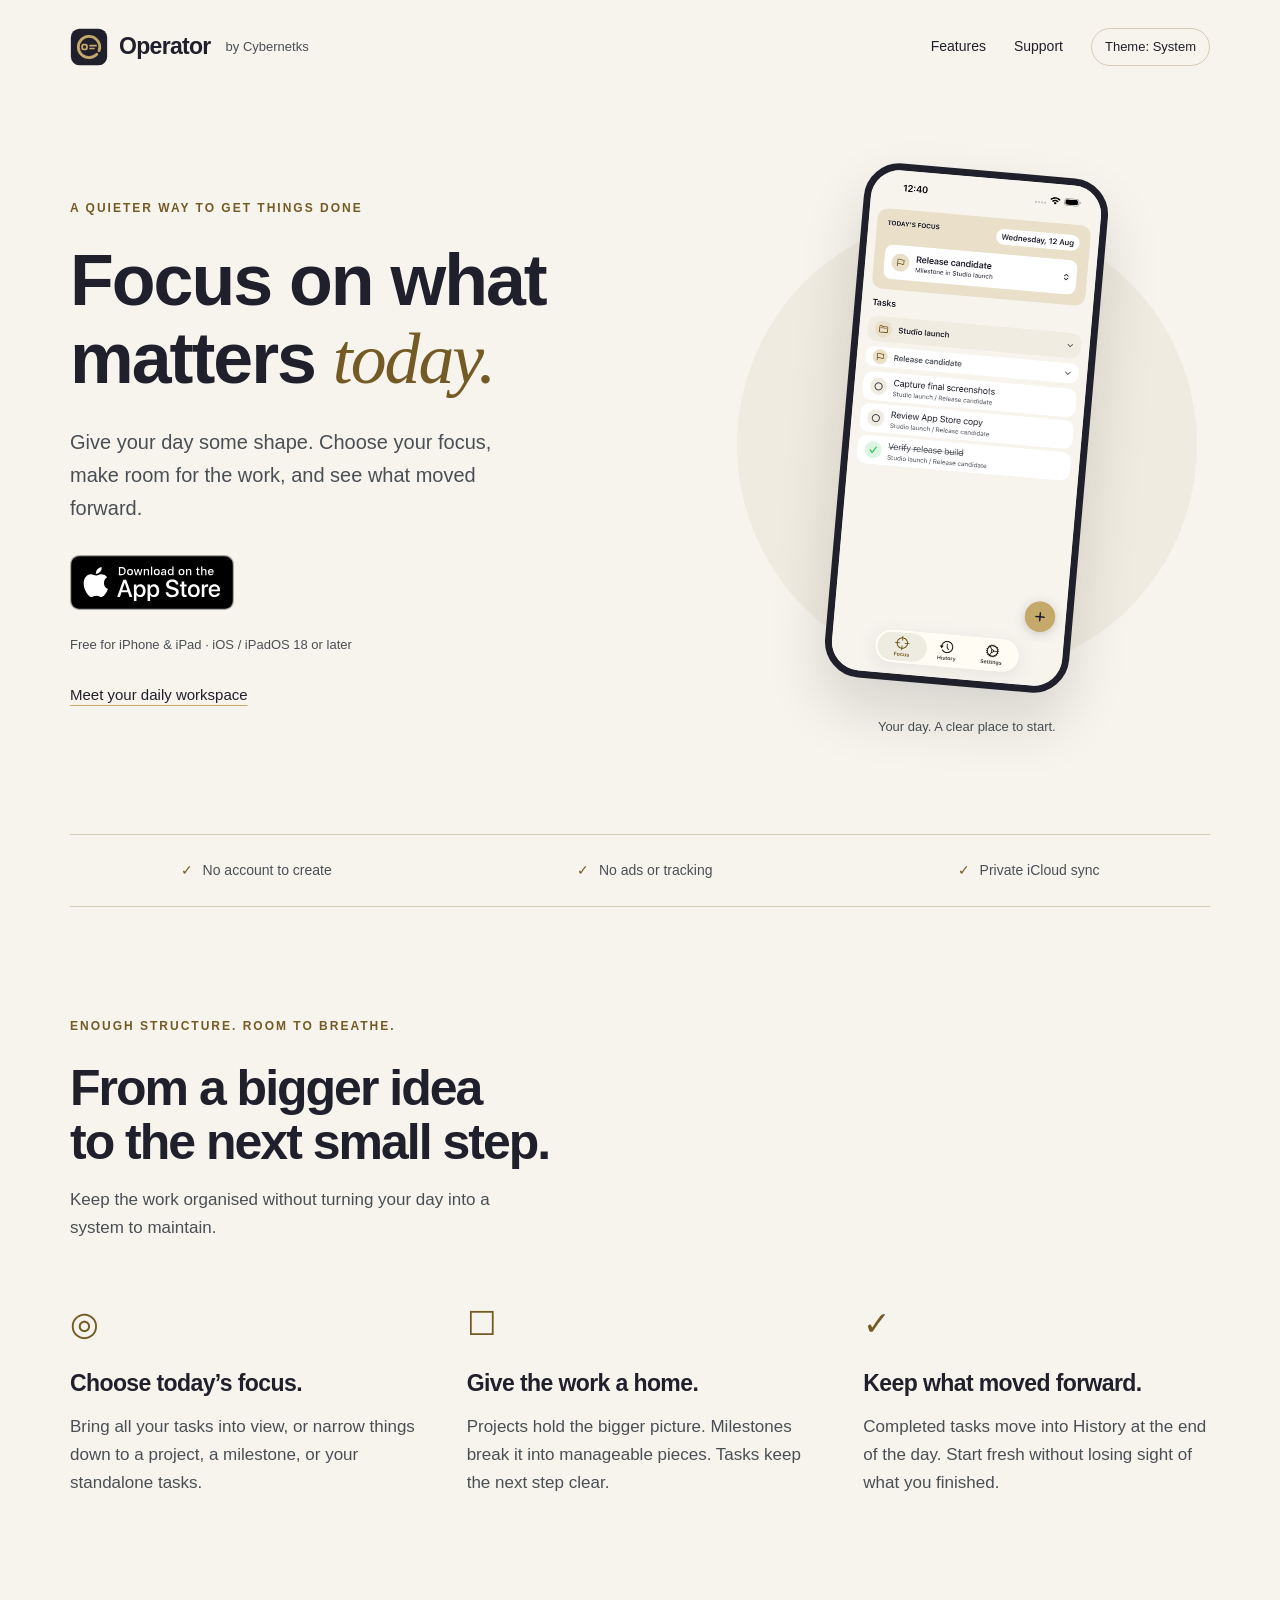
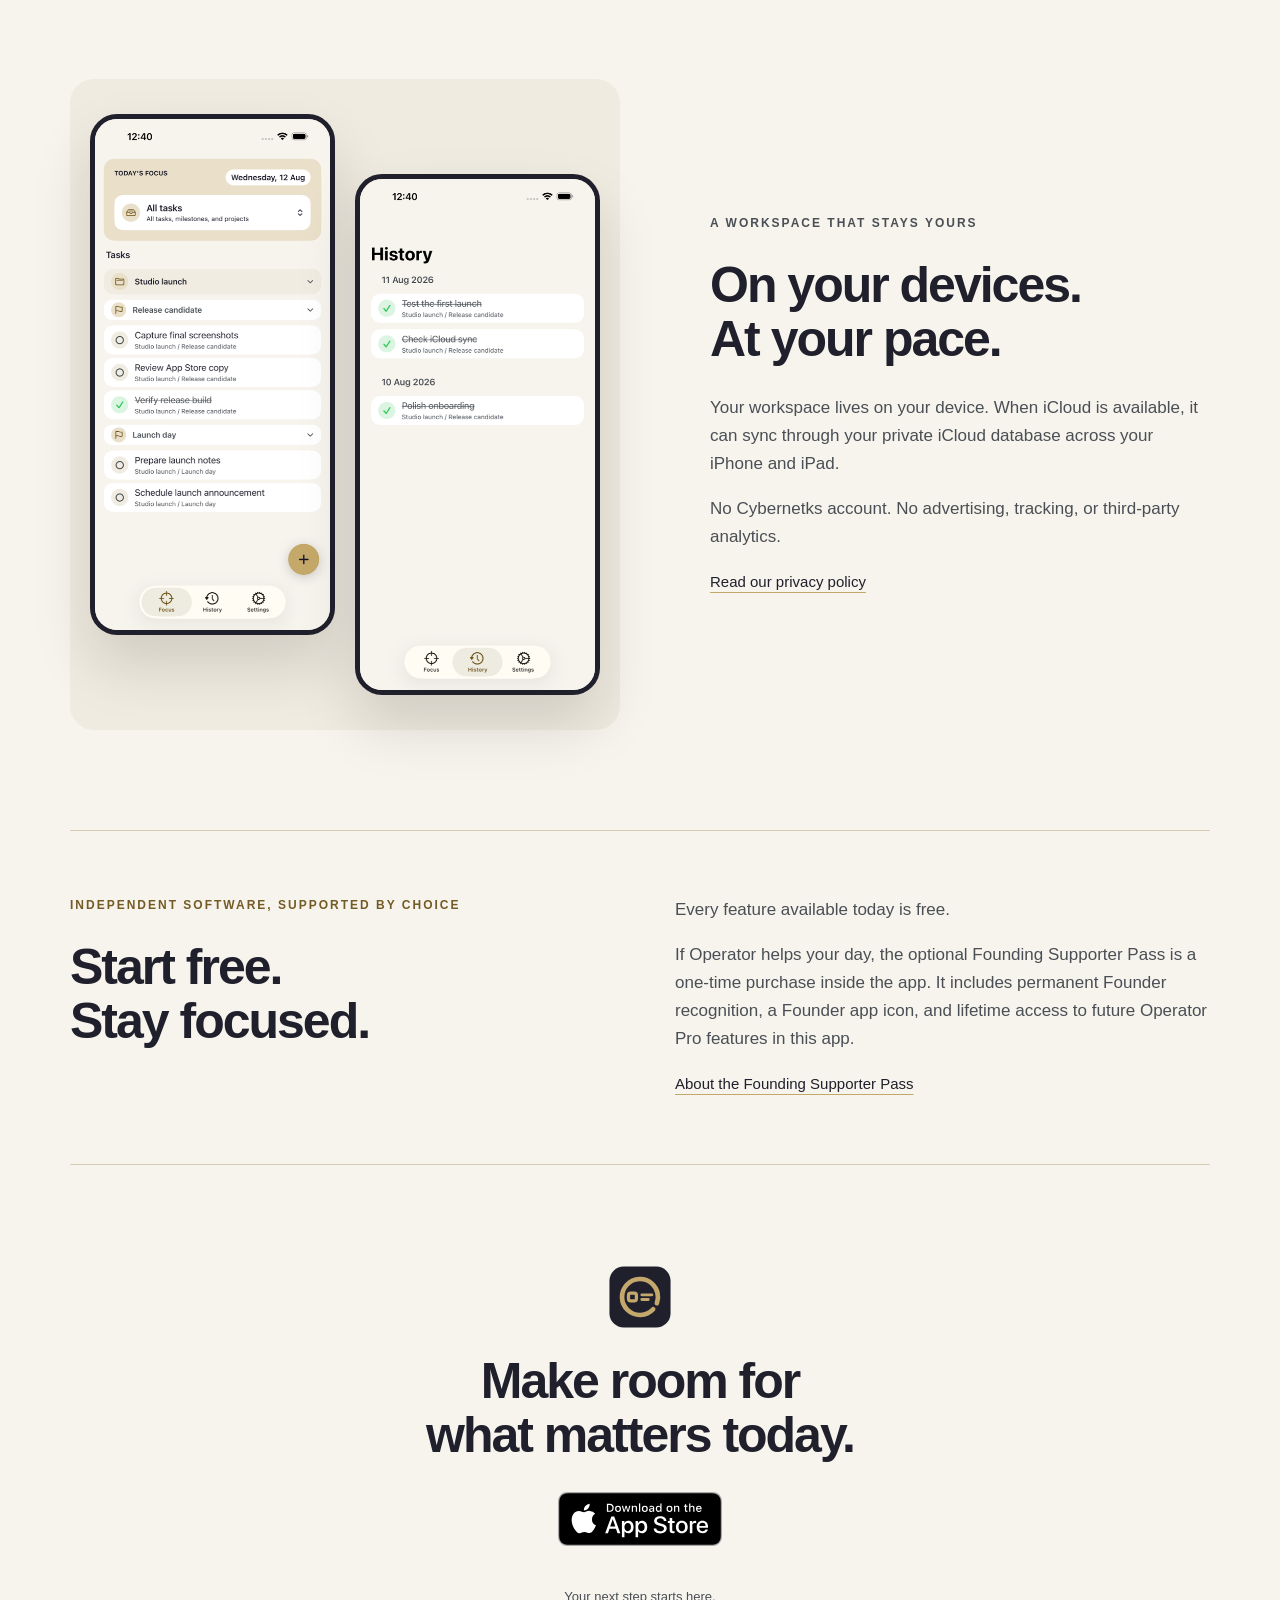
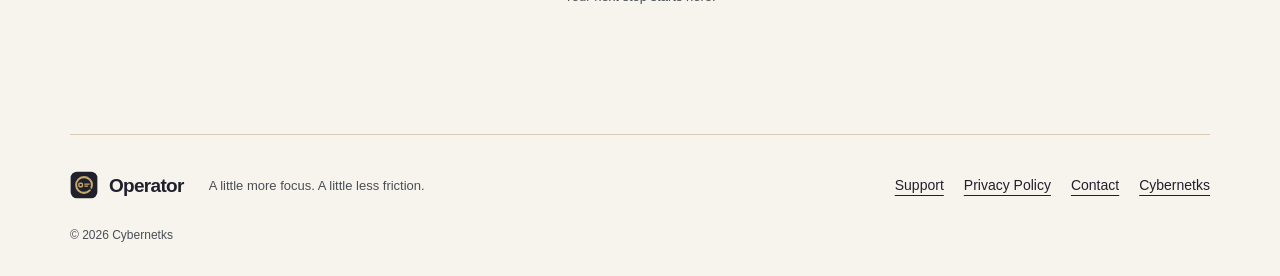
<file: index.html>
<!doctype html>
<html lang="en"><head><meta charset="utf-8"><meta name="viewport" content="width=device-width, initial-scale=1">
<title>Operator: Daily Focus — Task Planner for iPhone &amp; iPad</title><meta name="description" content="A focused workspace for your day. Plan tasks, projects and milestones, keep your history, and sync privately with iCloud. Free for iPhone and iPad."><meta name="color-scheme" content="light dark">
<link rel="canonical" href="https://operator.cybernetks.be/"><meta property="og:title" content="Operator: Daily Focus — Task Planner for iPhone &amp; iPad"><meta property="og:description" content="A focused workspace for your day. Plan tasks, projects and milestones, keep your history, and sync privately with iCloud. Free for iPhone and iPad."><meta property="og:type" content="website"><meta property="og:url" content="https://operator.cybernetks.be/"><meta property="og:image" content="https://operator.cybernetks.be/assets/operator-share-v2.png"><meta property="og:image:type" content="image/png"><meta property="og:image:width" content="1200"><meta property="og:image:height" content="630"><meta property="og:image:alt" content="Operator’s gold logo on a dark indigo background"><meta property="og:site_name" content="Operator"><meta name="twitter:card" content="summary_large_image"><meta name="twitter:image" content="https://operator.cybernetks.be/assets/operator-share-v2.png"><meta name="twitter:image:alt" content="Operator’s gold logo on a dark indigo background">
<link rel="icon" href="./assets/operator.svg" type="image/svg+xml"><link rel="icon" type="image/png" sizes="32x32" href="./assets/favicon-32.png"><link rel="apple-touch-icon" sizes="180x180" href="./assets/apple-touch-icon.png"><script src="./theme.js"></script><link rel="stylesheet" href="./style.css"><meta name="apple-itunes-app" content="app-id=6819861949">
<script type="application/ld+json">{
  "@context": "https://schema.org",
  "@graph": [
    {
      "@type": "WebSite",
      "@id": "https://operator.cybernetks.be/#website",
      "url": "https://operator.cybernetks.be/",
      "name": "Operator",
      "inLanguage": "en"
    },
    {
      "@type": "MobileApplication",
      "@id": "https://operator.cybernetks.be/#app",
      "name": "Operator: Daily Focus",
      "url": "https://operator.cybernetks.be/",
      "description": "A focused workspace for planning your day with tasks, projects, milestones, History and private iCloud sync.",
      "applicationCategory": "ProductivityApplication",
      "operatingSystem": "iOS 18.0 or later; iPadOS 18.0 or later",
      "downloadUrl": "https://apps.apple.com/us/app/operator-daily-focus/id6819861949",
      "image": "https://operator.cybernetks.be/assets/icon-512.png",
      "publisher": {
        "@type": "Organization",
        "name": "Cybernetks",
        "url": "https://cybernetks.be/"
      },
      "offers": {
        "@type": "Offer",
        "price": "0",
        "priceCurrency": "USD",
        "url": "https://apps.apple.com/us/app/operator-daily-focus/id6819861949",
        "description": "Free app with optional in-app purchase."
      }
    }
  ]
}</script>
</head>
<body><a class="skip" href="#main">Skip to content</a><header class="header wrap"><a class="brand" href="./"><img src="./assets/operator.svg" width="38" height="38" alt="">Operator<span>by Cybernetks</span></a><nav aria-label="Main navigation"><a href="./#features">Features</a><a href="./support/">Support</a><button class="theme" type="button" aria-label="Change colour theme" hidden>Theme: System</button></nav></header>
<main id="main"><section class="hero wrap"><div class="hero-copy"><p class="eyebrow">A quieter way to get things done</p><h1>Focus on what<br>matters <em>today.</em></h1><p class="intro">Give your day some shape. Choose your focus, make room for the work, and see what moved forward.</p><a class="store" href="https://apps.apple.com/us/app/operator-daily-focus/id6819861949" aria-label="Download Operator on the App Store"><img src="./assets/app-store.svg" width="150" height="50" alt="Download on the App Store"></a><p class="availability">Free for iPhone &amp; iPad · iOS / iPadOS 18 or later</p><a class="text-link" href="#features">Meet your daily workspace</a></div><figure class="hero-art"><div class="halo"></div><img class="phone" src="./assets/today.png" width="460" height="1000" alt="Operator’s Today view showing a daily focus and tasks for a studio launch" fetchpriority="high"><figcaption>Your day. A clear place to start.</figcaption></figure></section>
<div class="principles wrap"><span>No account to create</span><span>No ads or tracking</span><span>Private iCloud sync</span></div>
<section class="wrap features" id="features"><div class="section-heading"><p class="eyebrow">Enough structure. Room to breathe.</p><h2>From a bigger idea<br>to the next small step.</h2><p>Keep the work organised without turning your day into a system to maintain.</p></div><div class="feature-grid"><article><span class="feature-symbol" aria-hidden="true">◎</span><h3>Choose today’s focus.</h3><p>Bring all your tasks into view, or narrow things down to a project, a milestone, or your standalone tasks.</p></article><article><span class="feature-symbol" aria-hidden="true">☐</span><h3>Give the work a home.</h3><p>Projects hold the bigger picture. Milestones break it into manageable pieces. Tasks keep the next step clear.</p></article><article><span class="feature-symbol" aria-hidden="true">✓</span><h3>Keep what moved forward.</h3><p>Completed tasks move into History at the end of the day. Start fresh without losing sight of what you finished.</p></article></div></section>
<section class="showcase wrap"><div class="screens"><img class="phone" src="./assets/projects.png" width="460" height="1000" alt="Projects and milestones organised in Operator" loading="lazy"><img class="phone second" src="./assets/history.png" width="460" height="1000" alt="Operator History showing completed work grouped by day" loading="lazy"></div><div><p class="eyebrow">A workspace that stays yours</p><h2>On your devices.<br>At your pace.</h2><p>Your workspace lives on your device. When iCloud is available, it can sync through your private iCloud database across your iPhone and iPad.</p><p>No Cybernetks account. No advertising, tracking, or third-party analytics.</p><a class="text-link" href="./privacy/">Read our privacy policy</a></div></section>
<section class="supporter wrap"><div><p class="eyebrow">Independent software, supported by choice</p><h2>Start free.<br>Stay focused.</h2></div><div><p>Every feature available today is free.</p><p>If Operator helps your day, the optional Founding Supporter Pass is a one-time purchase inside the app. It includes permanent Founder recognition, a Founder app icon, and lifetime access to future Operator Pro features in this app.</p><a class="text-link" href="./support/#founding-supporter-pass-purchases">About the Founding Supporter Pass</a></div></section>
<section class="closing wrap"><img src="./assets/operator.svg" alt="" width="64" height="64"><h2>Make room for<br>what matters today.</h2><a class="store" href="https://apps.apple.com/us/app/operator-daily-focus/id6819861949" aria-label="Download Operator on the App Store"><img src="./assets/app-store.svg" width="150" height="50" alt="Download on the App Store"></a><p class="availability">Your next step starts here.</p></section></main>
<footer class="wrap footer"><a class="brand" href="./"><img src="./assets/operator.svg" width="28" height="28" alt="">Operator</a><p>A little more focus. A little less friction.</p><nav aria-label="Footer"><a href="./support/">Support</a><a href="./privacy/">Privacy Policy</a><a href="mailto:operator@cybernetks.be">Contact</a><a href="https://cybernetks.be">Cybernetks</a></nav><small>© 2026 Cybernetks</small></footer></body></html>
</file>
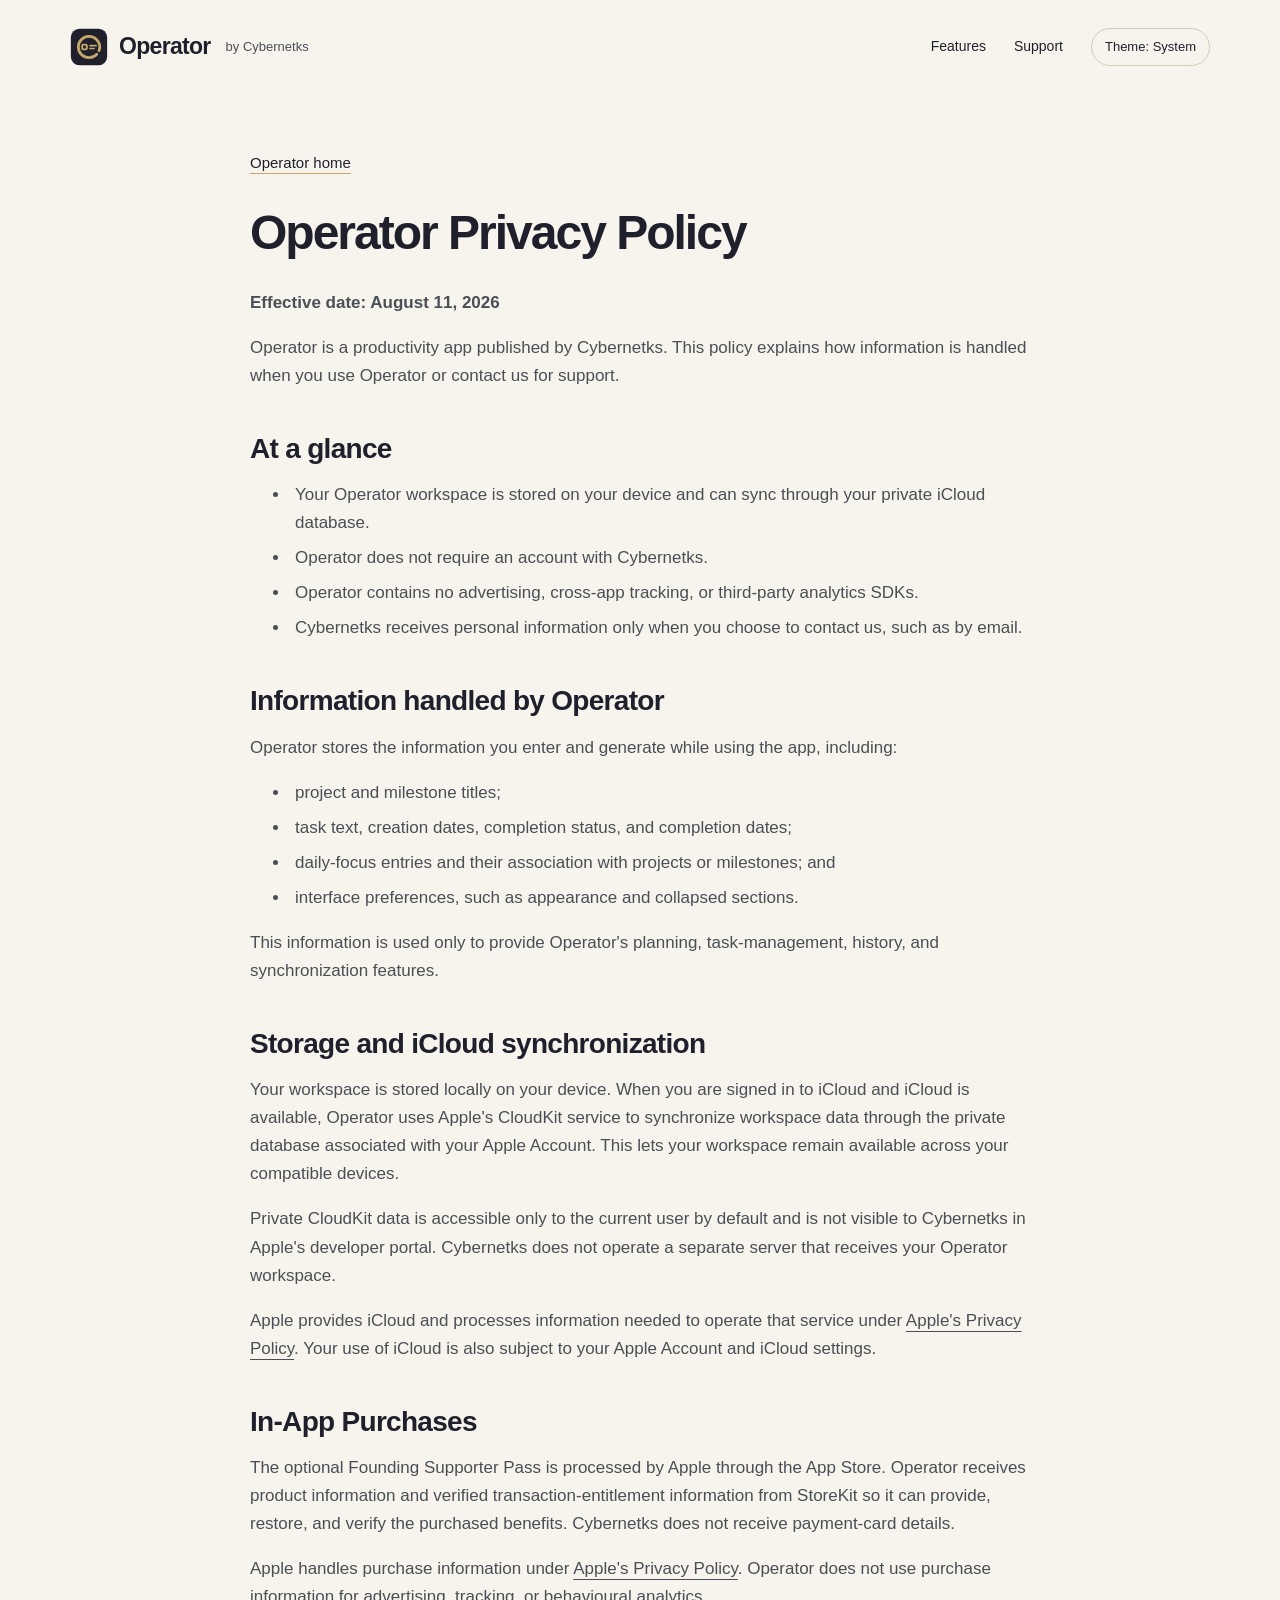
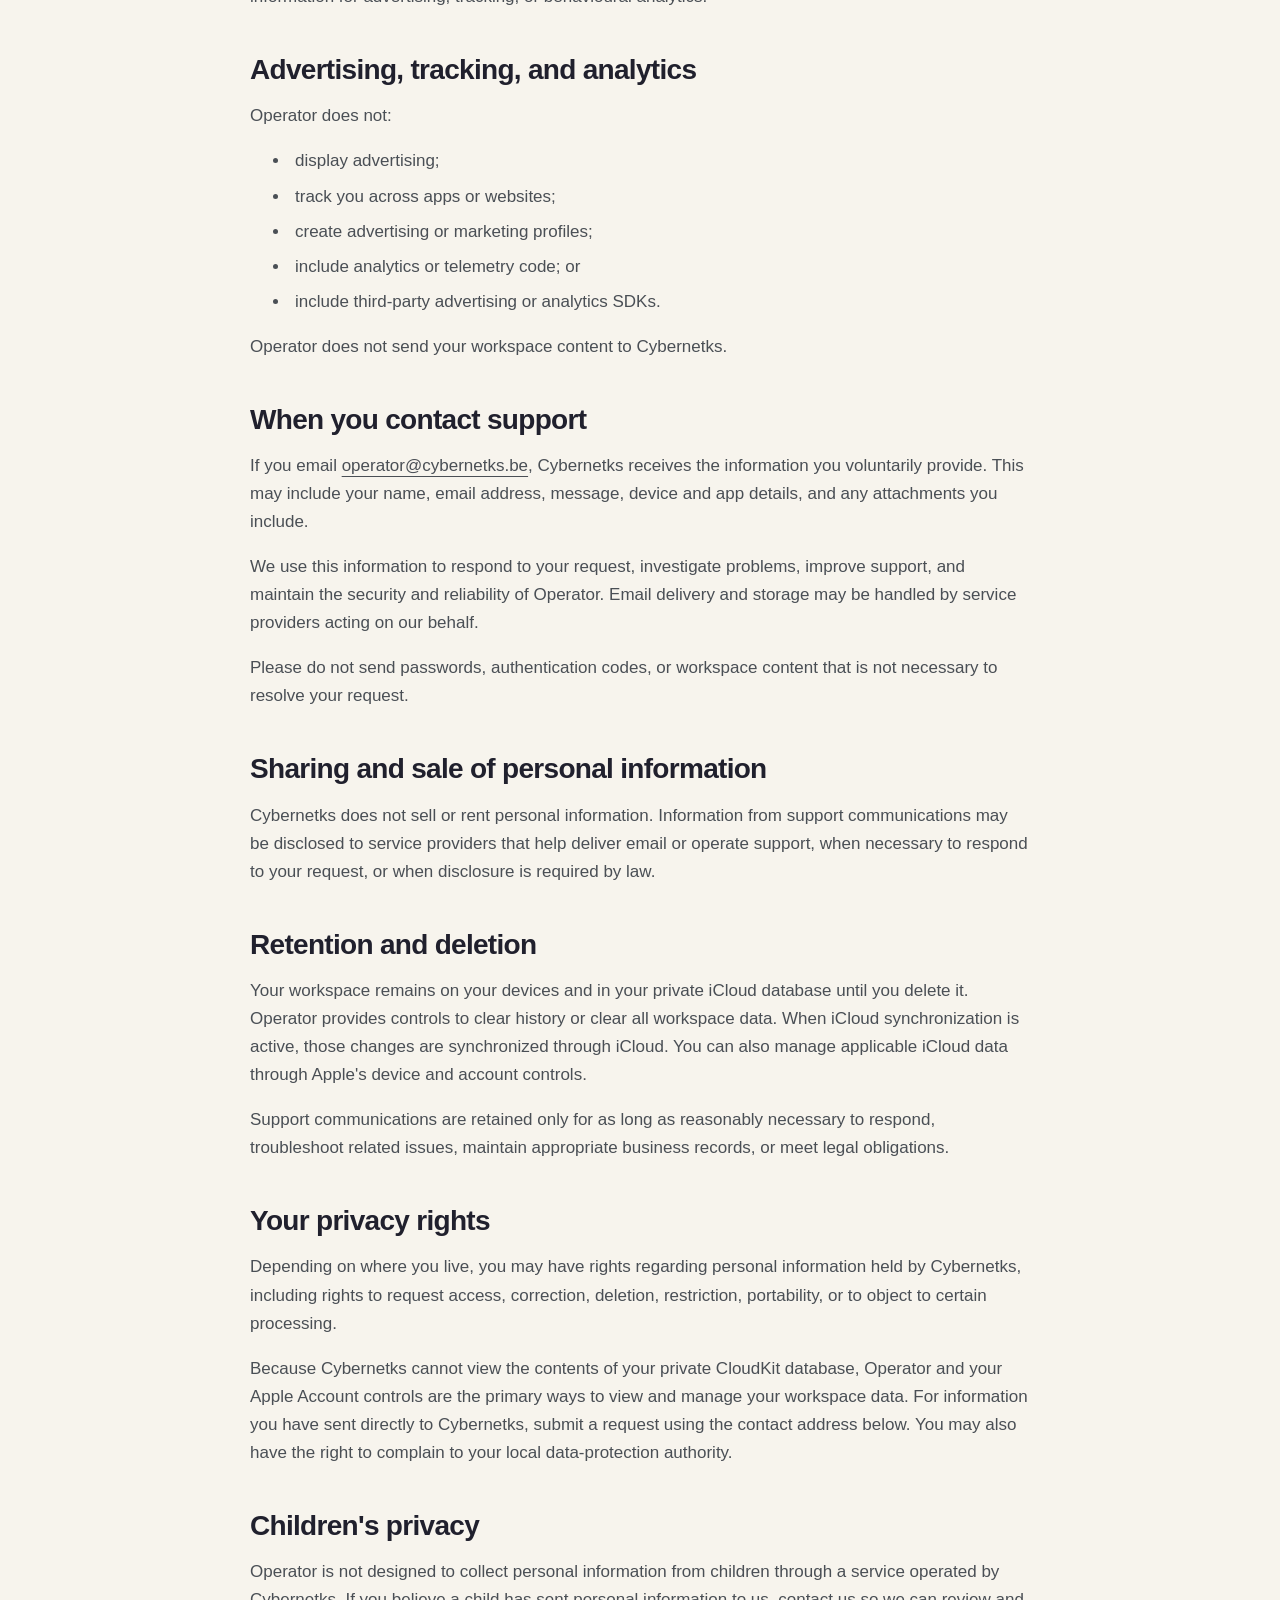
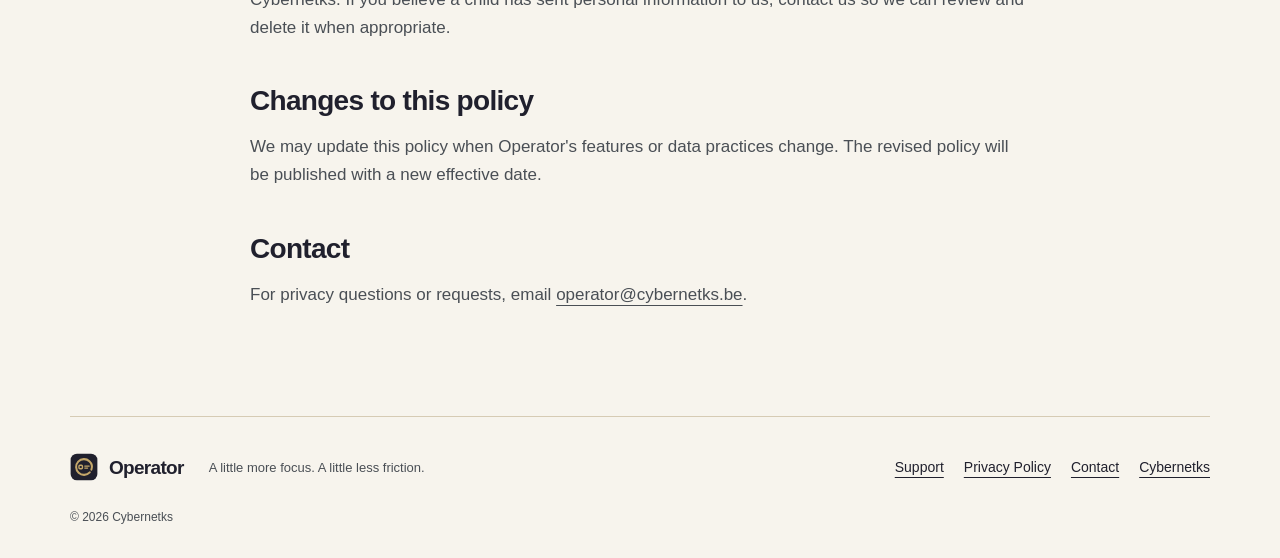
<file: privacy/index.html>
<!doctype html>
<html lang="en"><head><meta charset="utf-8"><meta name="viewport" content="width=device-width, initial-scale=1">
<title>Operator — Privacy Policy</title><meta name="description" content="Privacy Policy for Operator, the daily focus app for iPhone and iPad."><meta name="color-scheme" content="light dark">
<link rel="canonical" href="https://operator.cybernetks.be/privacy/"><meta property="og:title" content="Operator — Privacy Policy"><meta property="og:description" content="Privacy Policy for Operator, the daily focus app for iPhone and iPad."><meta property="og:type" content="website"><meta property="og:url" content="https://operator.cybernetks.be/privacy/"><meta property="og:image" content="https://operator.cybernetks.be/assets/operator-share-v2.png"><meta property="og:image:type" content="image/png"><meta property="og:image:width" content="1200"><meta property="og:image:height" content="630"><meta property="og:image:alt" content="Operator’s gold logo on a dark indigo background"><meta property="og:site_name" content="Operator"><meta name="twitter:card" content="summary_large_image"><meta name="twitter:image" content="https://operator.cybernetks.be/assets/operator-share-v2.png"><meta name="twitter:image:alt" content="Operator’s gold logo on a dark indigo background">
<link rel="icon" href="../assets/operator.svg" type="image/svg+xml"><link rel="icon" type="image/png" sizes="32x32" href="../assets/favicon-32.png"><link rel="apple-touch-icon" sizes="180x180" href="../assets/apple-touch-icon.png"><script src="../theme.js"></script><link rel="stylesheet" href="../style.css"></head>
<body><a class="skip" href="#main">Skip to content</a><header class="header wrap"><a class="brand" href="../"><img src="../assets/operator.svg" width="38" height="38" alt="">Operator<span>by Cybernetks</span></a><nav aria-label="Main navigation"><a href="../#features">Features</a><a href="../support/">Support</a><button class="theme" type="button" aria-label="Change colour theme" hidden>Theme: System</button></nav></header>
<main id="main" class="document wrap"><a class="text-link" href="../">Operator home</a><h1 id="operator-privacy-policy">Operator Privacy Policy</h1>
<p><strong>Effective date: August 11, 2026</strong></p>
<p>Operator is a productivity app published by Cybernetks. This policy explains how information is handled when you use Operator or contact us for support.</p>
<h2 id="at-a-glance">At a glance</h2>
<ul>
<li>Your Operator workspace is stored on your device and can sync through your private iCloud database.</li>
<li>Operator does not require an account with Cybernetks.</li>
<li>Operator contains no advertising, cross-app tracking, or third-party analytics SDKs.</li>
<li>Cybernetks receives personal information only when you choose to contact us, such as by email.</li>
</ul>
<h2 id="information-handled-by-operator">Information handled by Operator</h2>
<p>Operator stores the information you enter and generate while using the app, including:</p>
<ul>
<li>project and milestone titles;</li>
<li>task text, creation dates, completion status, and completion dates;</li>
<li>daily-focus entries and their association with projects or milestones; and</li>
<li>interface preferences, such as appearance and collapsed sections.</li>
</ul>
<p>This information is used only to provide Operator&#x27;s planning, task-management, history, and synchronization features.</p>
<h2 id="storage-and-icloud-synchronization">Storage and iCloud synchronization</h2>
<p>Your workspace is stored locally on your device. When you are signed in to iCloud and iCloud is available, Operator uses Apple&#x27;s CloudKit service to synchronize workspace data through the private database associated with your Apple Account. This lets your workspace remain available across your compatible devices.</p>
<p>Private CloudKit data is accessible only to the current user by default and is not visible to Cybernetks in Apple&#x27;s developer portal. Cybernetks does not operate a separate server that receives your Operator workspace.</p>
<p>Apple provides iCloud and processes information needed to operate that service under <a href="https://www.apple.com/legal/privacy/">Apple&#x27;s Privacy Policy</a>. Your use of iCloud is also subject to your Apple Account and iCloud settings.</p>
<h2 id="in-app-purchases">In-App Purchases</h2>
<p>The optional Founding Supporter Pass is processed by Apple through the App Store. Operator receives product information and verified transaction-entitlement information from StoreKit so it can provide, restore, and verify the purchased benefits. Cybernetks does not receive payment-card details.</p>
<p>Apple handles purchase information under <a href="https://www.apple.com/legal/privacy/">Apple&#x27;s Privacy Policy</a>. Operator does not use purchase information for advertising, tracking, or behavioural analytics.</p>
<h2 id="advertising-tracking-and-analytics">Advertising, tracking, and analytics</h2>
<p>Operator does not:</p>
<ul>
<li>display advertising;</li>
<li>track you across apps or websites;</li>
<li>create advertising or marketing profiles;</li>
<li>include analytics or telemetry code; or</li>
<li>include third-party advertising or analytics SDKs.</li>
</ul>
<p>Operator does not send your workspace content to Cybernetks.</p>
<h2 id="when-you-contact-support">When you contact support</h2>
<p>If you email <a href="mailto:operator@cybernetks.be">operator@cybernetks.be</a>, Cybernetks receives the information you voluntarily provide. This may include your name, email address, message, device and app details, and any attachments you include.</p>
<p>We use this information to respond to your request, investigate problems, improve support, and maintain the security and reliability of Operator. Email delivery and storage may be handled by service providers acting on our behalf.</p>
<p>Please do not send passwords, authentication codes, or workspace content that is not necessary to resolve your request.</p>
<h2 id="sharing-and-sale-of-personal-information">Sharing and sale of personal information</h2>
<p>Cybernetks does not sell or rent personal information. Information from support communications may be disclosed to service providers that help deliver email or operate support, when necessary to respond to your request, or when disclosure is required by law.</p>
<h2 id="retention-and-deletion">Retention and deletion</h2>
<p>Your workspace remains on your devices and in your private iCloud database until you delete it. Operator provides controls to clear history or clear all workspace data. When iCloud synchronization is active, those changes are synchronized through iCloud. You can also manage applicable iCloud data through Apple&#x27;s device and account controls.</p>
<p>Support communications are retained only for as long as reasonably necessary to respond, troubleshoot related issues, maintain appropriate business records, or meet legal obligations.</p>
<h2 id="your-privacy-rights">Your privacy rights</h2>
<p>Depending on where you live, you may have rights regarding personal information held by Cybernetks, including rights to request access, correction, deletion, restriction, portability, or to object to certain processing.</p>
<p>Because Cybernetks cannot view the contents of your private CloudKit database, Operator and your Apple Account controls are the primary ways to view and manage your workspace data. For information you have sent directly to Cybernetks, submit a request using the contact address below. You may also have the right to complain to your local data-protection authority.</p>
<h2 id="children-s-privacy">Children&#x27;s privacy</h2>
<p>Operator is not designed to collect personal information from children through a service operated by Cybernetks. If you believe a child has sent personal information to us, contact us so we can review and delete it when appropriate.</p>
<h2 id="changes-to-this-policy">Changes to this policy</h2>
<p>We may update this policy when Operator&#x27;s features or data practices change. The revised policy will be published with a new effective date.</p>
<h2 id="contact">Contact</h2>
<p>For privacy questions or requests, email <a href="mailto:operator@cybernetks.be">operator@cybernetks.be</a>.</p></main>
<footer class="wrap footer"><a class="brand" href="../"><img src="../assets/operator.svg" width="28" height="28" alt="">Operator</a><p>A little more focus. A little less friction.</p><nav aria-label="Footer"><a href="../support/">Support</a><a href="../privacy/">Privacy Policy</a><a href="mailto:operator@cybernetks.be">Contact</a><a href="https://cybernetks.be">Cybernetks</a></nav><small>© 2026 Cybernetks</small></footer></body></html>
</file>
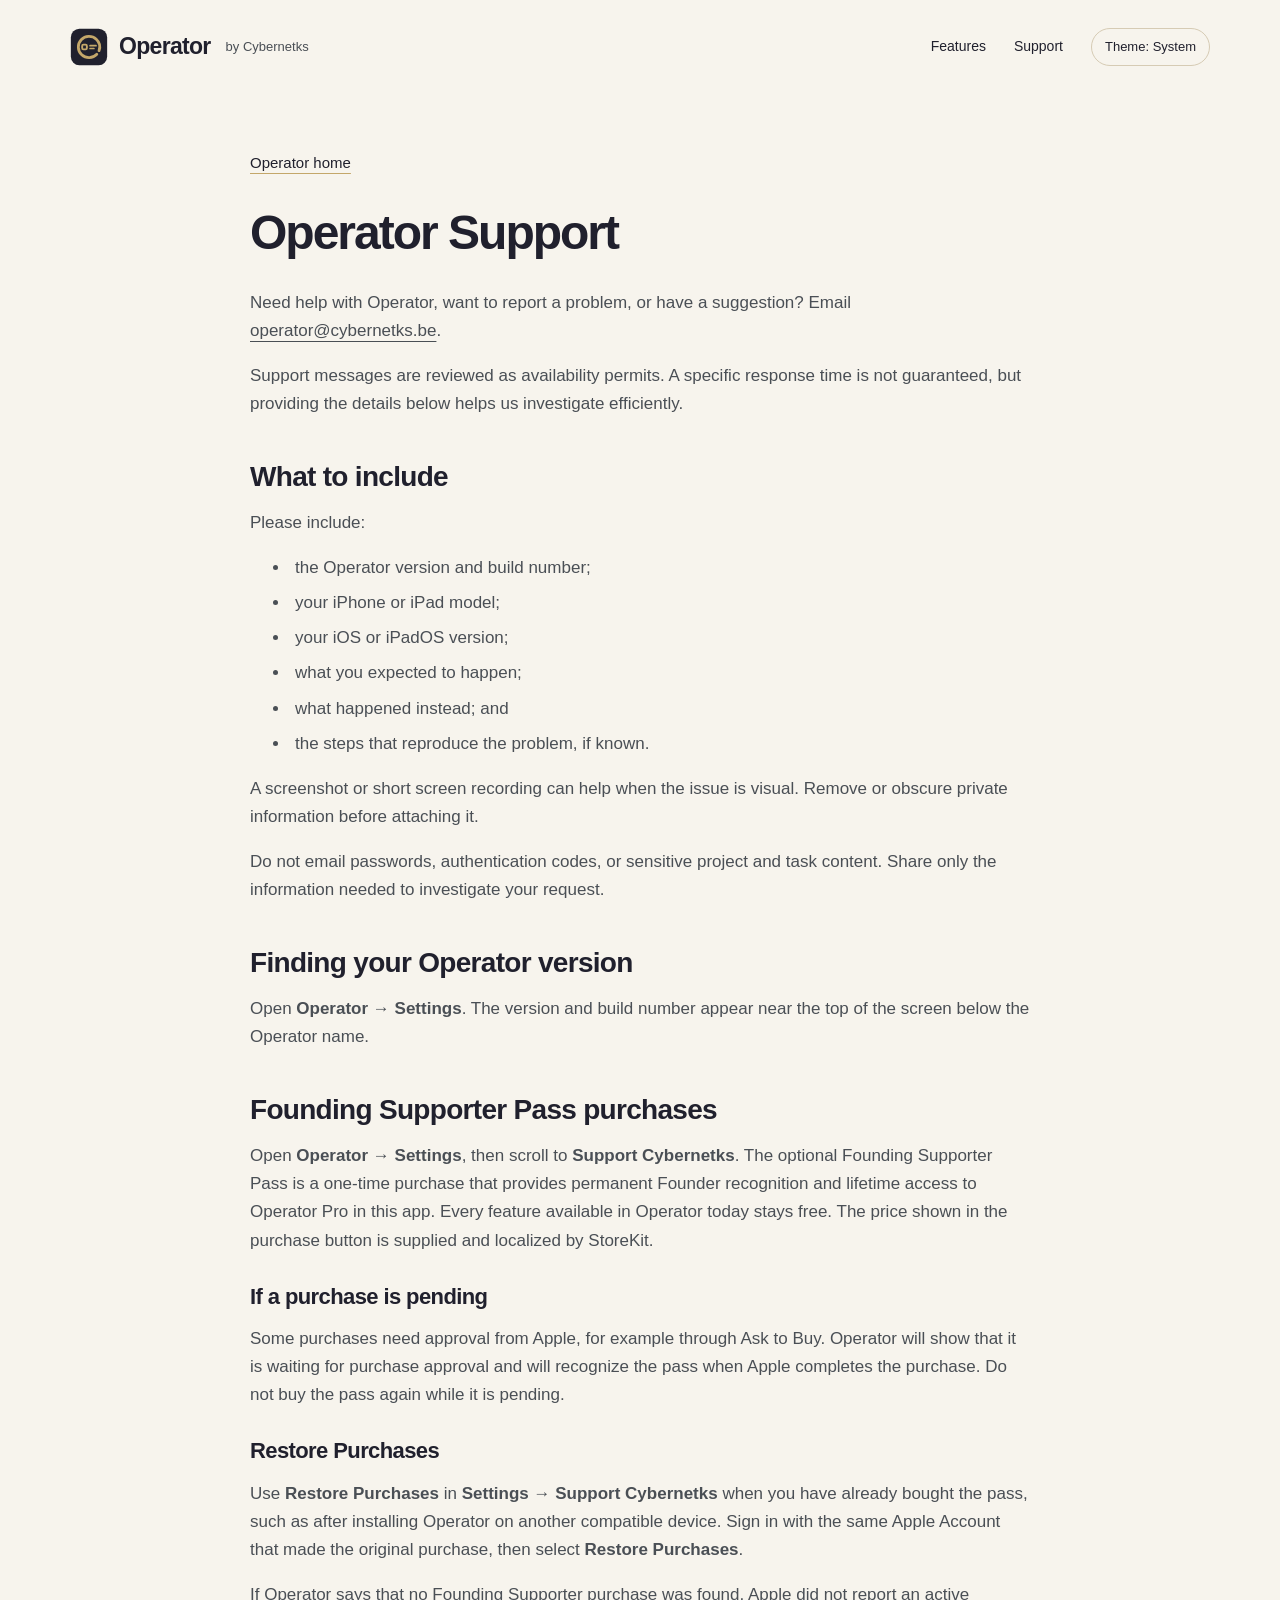
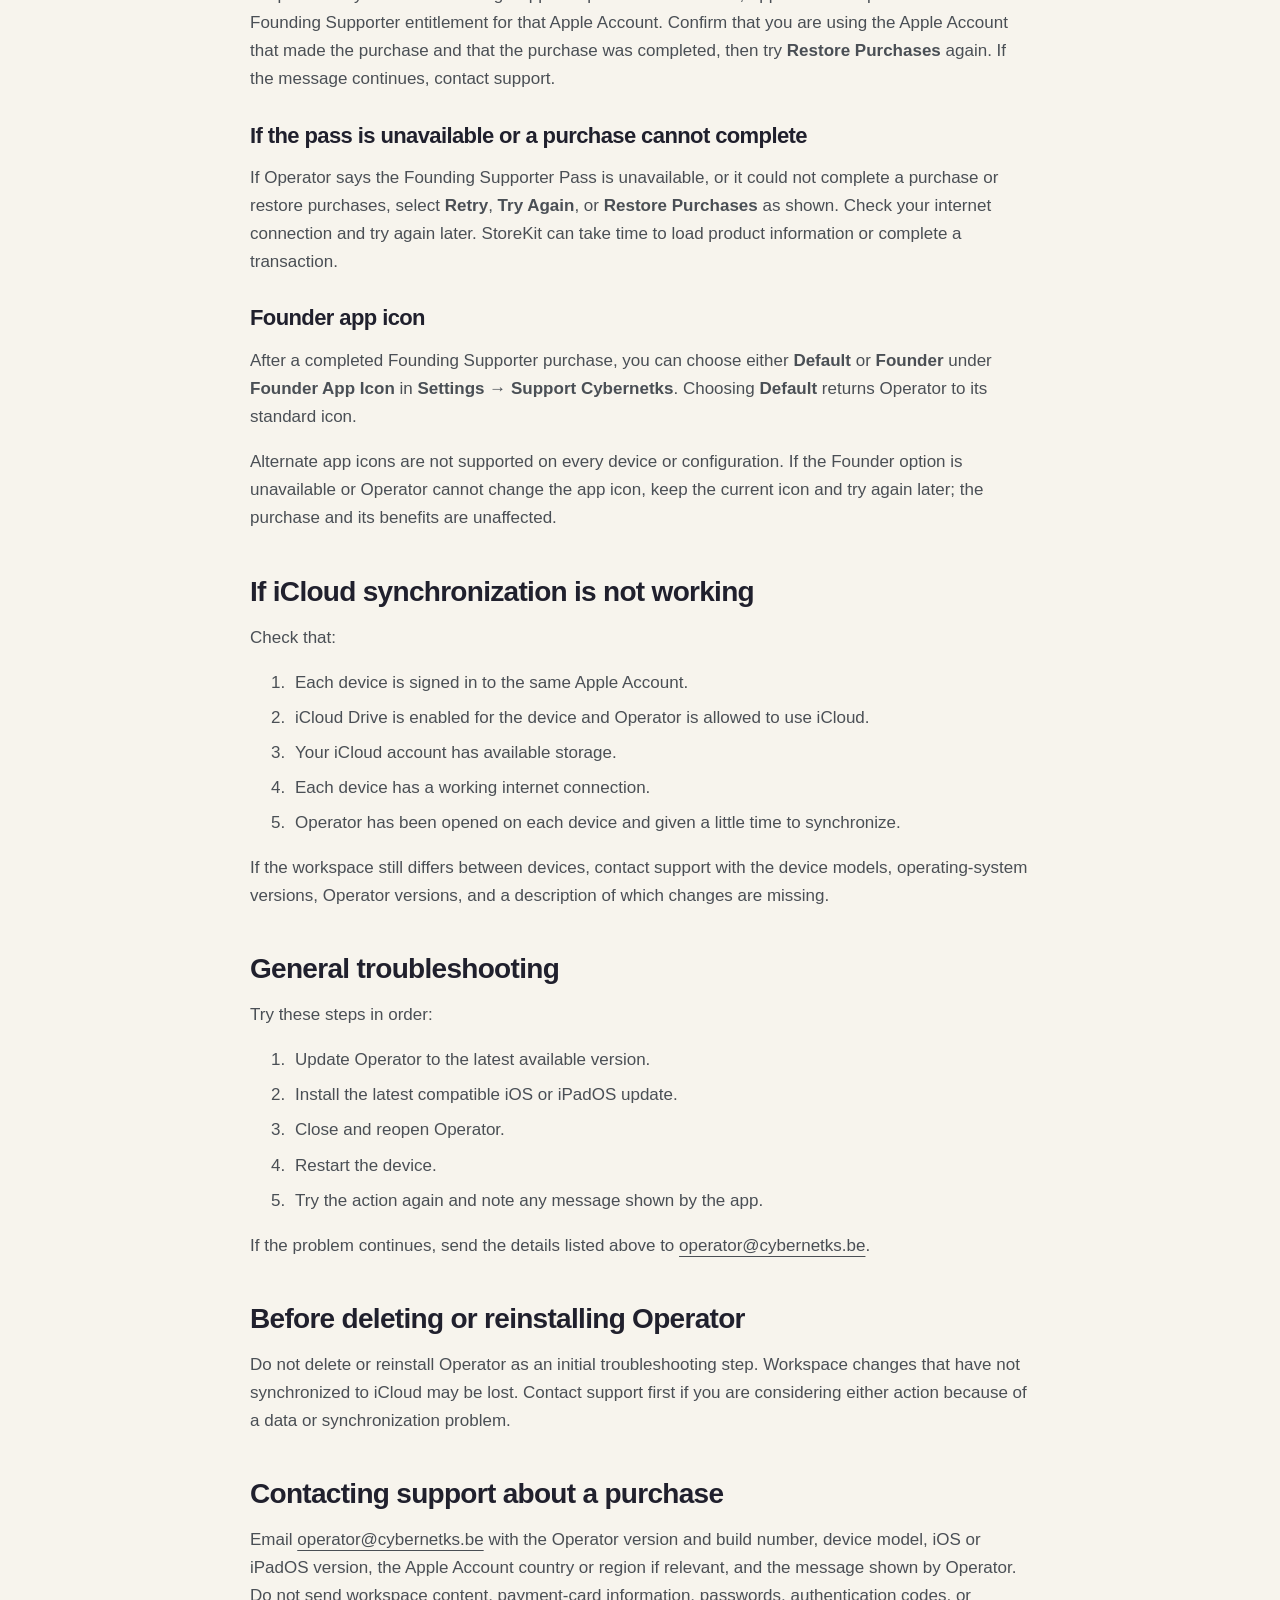
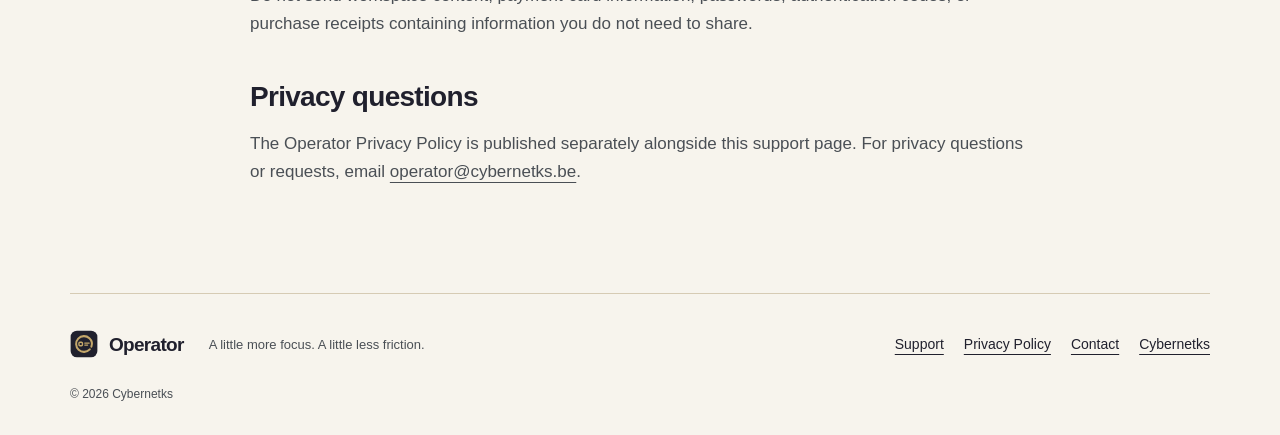
<file: support/index.html>
<!doctype html>
<html lang="en"><head><meta charset="utf-8"><meta name="viewport" content="width=device-width, initial-scale=1">
<title>Operator — Support</title><meta name="description" content="Support for Operator, the daily focus app for iPhone and iPad."><meta name="color-scheme" content="light dark">
<link rel="canonical" href="https://operator.cybernetks.be/support/"><meta property="og:title" content="Operator — Support"><meta property="og:description" content="Support for Operator, the daily focus app for iPhone and iPad."><meta property="og:type" content="website"><meta property="og:url" content="https://operator.cybernetks.be/support/"><meta property="og:image" content="https://operator.cybernetks.be/assets/operator-share-v2.png"><meta property="og:image:type" content="image/png"><meta property="og:image:width" content="1200"><meta property="og:image:height" content="630"><meta property="og:image:alt" content="Operator’s gold logo on a dark indigo background"><meta property="og:site_name" content="Operator"><meta name="twitter:card" content="summary_large_image"><meta name="twitter:image" content="https://operator.cybernetks.be/assets/operator-share-v2.png"><meta name="twitter:image:alt" content="Operator’s gold logo on a dark indigo background">
<link rel="icon" href="../assets/operator.svg" type="image/svg+xml"><link rel="icon" type="image/png" sizes="32x32" href="../assets/favicon-32.png"><link rel="apple-touch-icon" sizes="180x180" href="../assets/apple-touch-icon.png"><script src="../theme.js"></script><link rel="stylesheet" href="../style.css"></head>
<body><a class="skip" href="#main">Skip to content</a><header class="header wrap"><a class="brand" href="../"><img src="../assets/operator.svg" width="38" height="38" alt="">Operator<span>by Cybernetks</span></a><nav aria-label="Main navigation"><a href="../#features">Features</a><a href="../support/">Support</a><button class="theme" type="button" aria-label="Change colour theme" hidden>Theme: System</button></nav></header>
<main id="main" class="document wrap"><a class="text-link" href="../">Operator home</a><h1 id="operator-support">Operator Support</h1>
<p>Need help with Operator, want to report a problem, or have a suggestion? Email <a href="mailto:operator@cybernetks.be?subject=Operator%20Support">operator@cybernetks.be</a>.</p>
<p>Support messages are reviewed as availability permits. A specific response time is not guaranteed, but providing the details below helps us investigate efficiently.</p>
<h2 id="what-to-include">What to include</h2>
<p>Please include:</p>
<ul>
<li>the Operator version and build number;</li>
<li>your iPhone or iPad model;</li>
<li>your iOS or iPadOS version;</li>
<li>what you expected to happen;</li>
<li>what happened instead; and</li>
<li>the steps that reproduce the problem, if known.</li>
</ul>
<p>A screenshot or short screen recording can help when the issue is visual. Remove or obscure private information before attaching it.</p>
<p>Do not email passwords, authentication codes, or sensitive project and task content. Share only the information needed to investigate your request.</p>
<h2 id="finding-your-operator-version">Finding your Operator version</h2>
<p>Open <strong>Operator → Settings</strong>. The version and build number appear near the top of the screen below the Operator name.</p>
<h2 id="founding-supporter-pass-purchases">Founding Supporter Pass purchases</h2>
<p>Open <strong>Operator → Settings</strong>, then scroll to <strong>Support Cybernetks</strong>. The optional Founding Supporter Pass is a one-time purchase that provides permanent Founder recognition and lifetime access to Operator Pro in this app. Every feature available in Operator today stays free. The price shown in the purchase button is supplied and localized by StoreKit.</p>
<h3 id="if-a-purchase-is-pending">If a purchase is pending</h3>
<p>Some purchases need approval from Apple, for example through Ask to Buy. Operator will show that it is waiting for purchase approval and will recognize the pass when Apple completes the purchase. Do not buy the pass again while it is pending.</p>
<h3 id="restore-purchases">Restore Purchases</h3>
<p>Use <strong>Restore Purchases</strong> in <strong>Settings → Support Cybernetks</strong> when you have already bought the pass, such as after installing Operator on another compatible device. Sign in with the same Apple Account that made the original purchase, then select <strong>Restore Purchases</strong>.</p>
<p>If Operator says that no Founding Supporter purchase was found, Apple did not report an active Founding Supporter entitlement for that Apple Account. Confirm that you are using the Apple Account that made the purchase and that the purchase was completed, then try <strong>Restore Purchases</strong> again. If the message continues, contact support.</p>
<h3 id="if-the-pass-is-unavailable-or-a-purchase-cannot-complete">If the pass is unavailable or a purchase cannot complete</h3>
<p>If Operator says the Founding Supporter Pass is unavailable, or it could not complete a purchase or restore purchases, select <strong>Retry</strong>, <strong>Try Again</strong>, or <strong>Restore Purchases</strong> as shown. Check your internet connection and try again later. StoreKit can take time to load product information or complete a transaction.</p>
<h3 id="founder-app-icon">Founder app icon</h3>
<p>After a completed Founding Supporter purchase, you can choose either <strong>Default</strong> or <strong>Founder</strong> under <strong>Founder App Icon</strong> in <strong>Settings → Support Cybernetks</strong>. Choosing <strong>Default</strong> returns Operator to its standard icon.</p>
<p>Alternate app icons are not supported on every device or configuration. If the Founder option is unavailable or Operator cannot change the app icon, keep the current icon and try again later; the purchase and its benefits are unaffected.</p>
<h2 id="if-icloud-synchronization-is-not-working">If iCloud synchronization is not working</h2>
<p>Check that:</p>
<ol>
<li>Each device is signed in to the same Apple Account.</li>
<li>iCloud Drive is enabled for the device and Operator is allowed to use iCloud.</li>
<li>Your iCloud account has available storage.</li>
<li>Each device has a working internet connection.</li>
<li>Operator has been opened on each device and given a little time to synchronize.</li>
</ol>
<p>If the workspace still differs between devices, contact support with the device models, operating-system versions, Operator versions, and a description of which changes are missing.</p>
<h2 id="general-troubleshooting">General troubleshooting</h2>
<p>Try these steps in order:</p>
<ol>
<li>Update Operator to the latest available version.</li>
<li>Install the latest compatible iOS or iPadOS update.</li>
<li>Close and reopen Operator.</li>
<li>Restart the device.</li>
<li>Try the action again and note any message shown by the app.</li>
</ol>
<p>If the problem continues, send the details listed above to <a href="mailto:operator@cybernetks.be?subject=Operator%20Support">operator@cybernetks.be</a>.</p>
<h2 id="before-deleting-or-reinstalling-operator">Before deleting or reinstalling Operator</h2>
<p>Do not delete or reinstall Operator as an initial troubleshooting step. Workspace changes that have not synchronized to iCloud may be lost. Contact support first if you are considering either action because of a data or synchronization problem.</p>
<h2 id="contacting-support-about-a-purchase">Contacting support about a purchase</h2>
<p>Email <a href="mailto:operator@cybernetks.be?subject=Operator%20Purchase%20Support">operator@cybernetks.be</a> with the Operator version and build number, device model, iOS or iPadOS version, the Apple Account country or region if relevant, and the message shown by Operator. Do not send workspace content, payment-card information, passwords, authentication codes, or purchase receipts containing information you do not need to share.</p>
<h2 id="privacy-questions">Privacy questions</h2>
<p>The Operator Privacy Policy is published separately alongside this support page. For privacy questions or requests, email <a href="mailto:operator@cybernetks.be?subject=Operator%20Privacy">operator@cybernetks.be</a>.</p></main>
<footer class="wrap footer"><a class="brand" href="../"><img src="../assets/operator.svg" width="28" height="28" alt="">Operator</a><p>A little more focus. A little less friction.</p><nav aria-label="Footer"><a href="../support/">Support</a><a href="../privacy/">Privacy Policy</a><a href="mailto:operator@cybernetks.be">Contact</a><a href="https://cybernetks.be">Cybernetks</a></nav><small>© 2026 Cybernetks</small></footer></body></html>
</file>
<file: style.css>
:root{color-scheme:light;--bg:#f7f4ed;--surface:#fff;--secondary:#f0ebe0;--text:#20202d;--muted:#4a4f55;--line:#d6cbb4;--accent:#745b25;--gold:#c4a76a;--splash:#f34421}
@media(prefers-color-scheme:dark){:root:not([data-theme=light]){color-scheme:dark;--bg:#282c35;--surface:#20202d;--secondary:#343943;--text:#f7f4ed;--muted:#c8cdd4;--line:#4a4f55;--accent:#c4a76a;--splash:#ff684d}}
:root[data-theme=dark]{color-scheme:dark;--bg:#282c35;--surface:#20202d;--secondary:#343943;--text:#f7f4ed;--muted:#c8cdd4;--line:#4a4f55;--accent:#c4a76a;--splash:#ff684d}
*{box-sizing:border-box}html{scroll-behavior:smooth;scroll-padding-top:2rem}body{margin:0;background:var(--bg);color:var(--text);font-family:-apple-system,BlinkMacSystemFont,"Segoe UI",sans-serif;font-size:17px;line-height:1.65;-webkit-font-smoothing:antialiased}a{color:inherit;text-underline-offset:5px}button{font:inherit}a,button{-webkit-tap-highlight-color:transparent}a:focus-visible,button:focus-visible{outline:3px solid var(--splash);outline-offset:6px}img{max-width:100%;height:auto;display:block}.wrap{width:min(1140px,calc(100% - 64px));margin-inline:auto}.header{display:flex;justify-content:space-between;align-items:center;padding-block:28px;gap:24px}.brand{display:flex;align-items:center;gap:11px;font-size:23px;font-weight:650;letter-spacing:-.7px;text-decoration:none}.brand span{font-size:13px;font-weight:400;letter-spacing:0;color:var(--muted);margin-left:4px}.header nav,.footer nav{display:flex;align-items:center;gap:28px;font-size:14px}.header nav a{text-decoration:none}.theme{border:1px solid var(--line);border-radius:30px;background:transparent;color:var(--text);font-size:13px;padding:7px 13px;cursor:pointer}.hero{display:grid;grid-template-columns:1.2fr 1fr;align-items:center;min-height:740px;gap:70px;padding-block:55px 75px}.eyebrow{text-transform:uppercase;letter-spacing:2px;font-size:12px;font-weight:650;color:var(--accent);margin:0 0 24px}h1,h2,h3{line-height:1.08;letter-spacing:-2px;margin:0;font-weight:600}h1{font-size:clamp(52px,5.6vw,76px)}h1 em{font-family:Georgia,serif;font-weight:400;color:var(--accent)}.intro{font-size:20px;max-width:450px;color:var(--muted);margin:28px 0 30px}.store{display:inline-flex;gap:10px;align-items:center;text-decoration:none;background:#080808;color:#fff;border:1px solid #888;border-radius:10px;padding:8px 18px;line-height:1.1}.store small{font-size:12px;display:block}.store strong{font-size:25px;font-weight:500;letter-spacing:-.7px}.store-mark{font-size:30px;line-height:1}.availability{font-size:13px;color:var(--muted);margin:15px 0 26px}.text-link{font-size:15px;font-weight:500;text-decoration-color:var(--gold)}.hero-art{position:relative;margin:0;display:flex;align-items:center;flex-direction:column;isolation:isolate}.halo{position:absolute;z-index:-1;width:460px;max-width:115%;height:460px;border-radius:50%;background:var(--secondary);top:45px}.phone{width:245px;border:7px solid #20202d;border-radius:36px;box-shadow:0 30px 60px #0002;background:#f7f4ed}.hero-art .phone{transform:rotate(5deg)}figcaption{margin-top:30px;font-size:13px;color:var(--muted)}.principles{display:flex;justify-content:space-around;gap:24px;padding:24px 0;border-block:1px solid var(--line);font-size:14px;color:var(--muted)}.principles span:before{content:'✓';color:var(--accent);margin-right:10px}.features{padding-block:110px}.section-heading{max-width:620px}h2{font-size:clamp(36px,4vw,50px)}.section-heading>p:last-child{max-width:470px;color:var(--muted)}.feature-grid{display:grid;grid-template-columns:repeat(3,1fr);gap:50px;margin-top:55px}.feature-symbol{display:block;color:var(--accent);font-size:33px;margin-bottom:20px}h3{font-size:23px;letter-spacing:-.6px}.feature-grid p,.showcase p,.supporter p{color:var(--muted)}.showcase{display:grid;grid-template-columns:1.1fr 1fr;gap:90px;align-items:center;padding-block:55px 100px}.screens{display:flex;align-items:flex-start;gap:20px;padding:35px 20px;background:var(--secondary);border-radius:24px}.screens .phone{width:calc(50% - 10px);border-width:5px;border-radius:27px}.screens .second{margin-top:60px}.showcase h2{margin-bottom:28px}.supporter{display:grid;grid-template-columns:1fr 1fr;gap:70px;border-block:1px solid var(--line);padding-block:65px}.supporter p:first-child{margin-top:0}.supporter .eyebrow{color:var(--accent)}.closing{padding-block:100px;text-align:center}.closing img{margin:0 auto 25px}.closing h2{margin-bottom:30px}.footer{border-top:1px solid var(--line);padding-block:35px 30px;display:flex;flex-wrap:wrap;align-items:center;gap:25px}.footer .brand{font-size:19px}.footer p{font-size:13px;color:var(--muted);margin:0}.footer nav{margin-left:auto;gap:20px}.footer small{width:100%;font-size:12px;color:var(--muted)}.document{max-width:780px;padding-block:55px 90px}.document h1{font-size:48px;margin:30px 0}.document h2{font-size:28px;letter-spacing:-.7px;margin-top:44px}.document h3{font-size:22px;margin-top:30px}.document li{padding-left:5px;margin-block:7px}.document p,.document li{color:var(--muted)}.skip{position:fixed;top:-100px;left:20px;z-index:5;background:var(--surface);padding:10px}.skip:focus{top:10px}
@media(max-width:900px){.brand span{display:none}.hero{gap:30px;min-height:650px}.hero h1{font-size:54px}.hero-art .phone{width:220px}.halo{height:330px;width:330px}.showcase{gap:40px}.feature-grid{gap:25px}.footer nav{margin-left:0}}
@media(max-width:640px){.wrap{width:calc(100% - 40px)}.header{padding-block:20px;gap:12px}.header nav{gap:14px}.header nav>a:first-child{display:none}.brand{font-size:21px}.theme{font-size:12px;padding:6px 10px}.hero{grid-template-columns:1fr;text-align:center;padding-block:45px;gap:45px}.hero h1{font-size:54px}.intro{font-size:18px;margin-inline:auto}.eyebrow{font-size:11px;letter-spacing:1.5px}.hero-art .phone{width:230px}.halo{width:330px;height:330px}.principles{flex-direction:column;gap:9px;align-items:center;padding-block:22px}.features{padding-block:70px}.feature-grid{grid-template-columns:1fr;gap:30px;margin-top:35px}.feature-symbol{margin-bottom:10px}.feature-grid p{margin-bottom:0}.showcase{grid-template-columns:1fr;padding-block:0 65px;gap:40px}.showcase>div:last-child{grid-row:1}.screens{max-width:450px;margin-inline:auto}.supporter{grid-template-columns:1fr;gap:25px;padding-block:45px}.closing{padding-block:65px}.footer{gap:20px}.footer nav{flex-wrap:wrap;font-size:14px}.footer p{width:100%}.document{padding-top:30px}.document h1{font-size:38px}}
@media(prefers-reduced-motion:reduce){html{scroll-behavior:auto}}

.store{padding:0;background:transparent;border:0;border-radius:10px}.store img{width:164px;height:auto}

.error-page{min-height:60vh;padding-block:80px}.error-page>p:not(.eyebrow){max-width:560px}.error-page h1{margin-top:0}
</file>
